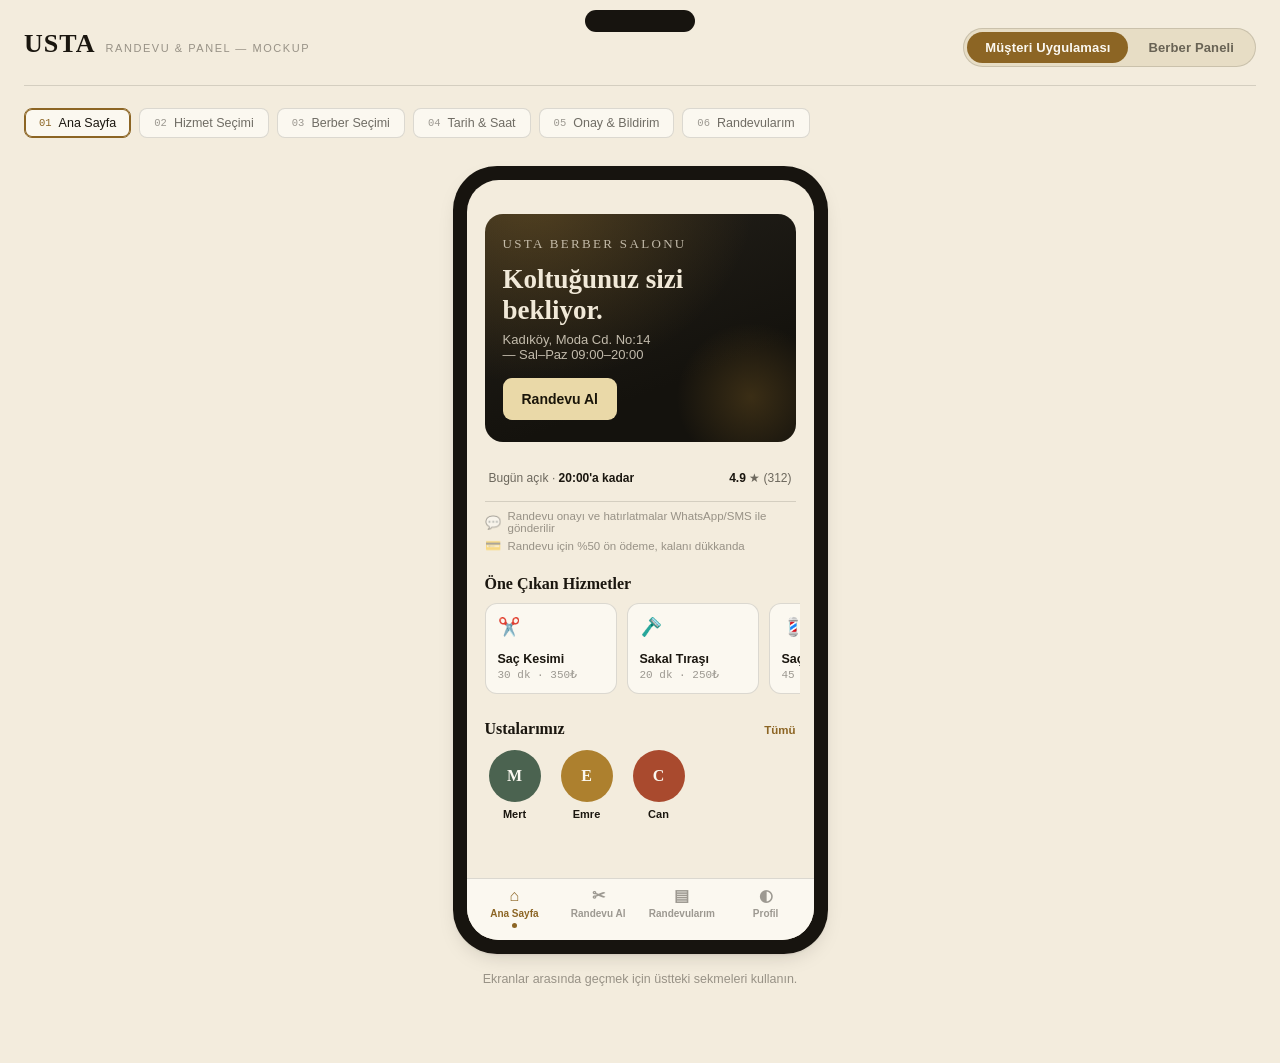
<file: public/index.html>
<!DOCTYPE html>
<html lang="tr">
<head>
<meta charset="UTF-8">
<meta name="viewport" content="width=device-width, initial-scale=1.0">
<title>USTA — Randevu &amp; Panel Mockup</title>
<style>
  /* ---------- Tokens ---------- */
  :root{
    --ink:#17140F;
    --ink-soft:#2A251C;
    --paper:#F3ECDD;
    --paper-soft:#E7DDC5;
    --brass:#AD802E;
    --brass-strong:#7E5C1E;
    --moss:#4B6350;
    --moss-strong:#374A3C;
    --rust:#A94A2E;

    --bg:#F3ECDD;
    --surface:#FBF8F0;
    --surface-2:#E7DDC5;
    --text:#1A160F;
    --text-muted:rgba(26,22,15,.62);
    --text-faint:rgba(26,22,15,.42);
    --border:rgba(26,22,15,.14);
    --border-strong:rgba(26,22,15,.26);
    --accent:#8C6524;
    --accent-ink:#FBF8F0;
    --shadow: 0 1px 2px rgba(26,22,15,.06), 0 8px 24px -12px rgba(26,22,15,.28);
    --wa-bg:#DCF8C6;
    --wa-text:#1A1509;

    --font-display: "Iowan Old Style","Palatino Linotype",Palatino,"Book Antiqua",Georgia,serif;
    --font-body: -apple-system,BlinkMacSystemFont,"Segoe UI","Helvetica Neue",Arial,sans-serif;
    --font-mono: ui-monospace,"Cascadia Mono","SF Mono",Consolas,"Liberation Mono",monospace;
  }
  @media (prefers-color-scheme: dark){
    :root{
      --bg:#15120D;
      --surface:#211D16;
      --surface-2:#2A251C;
      --text:#F1E9D8;
      --text-muted:rgba(241,233,216,.64);
      --text-faint:rgba(241,233,216,.42);
      --border:rgba(241,233,216,.14);
      --border-strong:rgba(241,233,216,.24);
      --accent:#CDA34F;
      --accent-ink:#1A1509;
      --shadow: 0 1px 2px rgba(0,0,0,.4), 0 12px 28px -14px rgba(0,0,0,.7);
      --wa-bg:#065143;
      --wa-text:#E9EDEF;
    }
  }
  :root[data-theme="dark"]{
    --bg:#15120D; --surface:#211D16; --surface-2:#2A251C;
    --text:#F1E9D8; --text-muted:rgba(241,233,216,.64); --text-faint:rgba(241,233,216,.42);
    --border:rgba(241,233,216,.14); --border-strong:rgba(241,233,216,.24);
    --accent:#CDA34F; --accent-ink:#1A1509;
    --shadow: 0 1px 2px rgba(0,0,0,.4), 0 12px 28px -14px rgba(0,0,0,.7);
    --wa-bg:#065143; --wa-text:#E9EDEF;
  }
  :root[data-theme="light"]{
    --bg:#F3ECDD; --surface:#FBF8F0; --surface-2:#E7DDC5;
    --text:#1A160F; --text-muted:rgba(26,22,15,.62); --text-faint:rgba(26,22,15,.42);
    --border:rgba(26,22,15,.14); --border-strong:rgba(26,22,15,.26);
    --accent:#8C6524; --accent-ink:#FBF8F0;
    --shadow: 0 1px 2px rgba(26,22,15,.06), 0 8px 24px -12px rgba(26,22,15,.28);
    --wa-bg:#DCF8C6; --wa-text:#1A1509;
  }

  *{box-sizing:border-box;}
  html,body{margin:0;padding:0;}
  body{
    background:var(--bg);
    color:var(--text);
    font-family:var(--font-body);
    -webkit-font-smoothing:antialiased;
    min-height:100vh;
  }
  ::selection{ background:var(--accent); color:var(--accent-ink); }
  :focus-visible{ outline:2px solid var(--accent); outline-offset:2px; border-radius:4px; }
  button{ font-family:inherit; }
  @media (prefers-reduced-motion: reduce){
    *{ animation-duration:.001ms !important; transition-duration:.001ms !important; }
  }

  .tabular{ font-variant-numeric:tabular-nums; }

  /* ---------- Outer chrome (prototype shell, deliberately distinct from in-app UI) ---------- */
  .shell{
    max-width:1280px;
    margin:0 auto;
    padding:28px 24px 64px;
  }
  .masthead{
    display:flex;
    align-items:baseline;
    justify-content:space-between;
    gap:24px;
    flex-wrap:wrap;
    padding-bottom:18px;
    margin-bottom:22px;
    border-bottom:1px solid var(--border);
  }
  .brandmark{
    display:flex;
    align-items:baseline;
    gap:10px;
  }
  .brandmark .mark{
    font-family:var(--font-display);
    font-size:26px;
    font-weight:600;
    letter-spacing:.04em;
  }
  .brandmark .sub{
    font-size:11px;
    text-transform:uppercase;
    letter-spacing:.14em;
    color:var(--text-faint);
  }
  .modeswitch{
    display:inline-flex;
    background:var(--surface-2);
    border:1px solid var(--border);
    border-radius:999px;
    padding:3px;
    gap:2px;
  }
  .modeswitch button{
    border:none;
    background:transparent;
    color:var(--text-muted);
    padding:8px 18px;
    border-radius:999px;
    font-size:13px;
    font-weight:600;
    letter-spacing:.01em;
    cursor:pointer;
  }
  .modeswitch button.active{
    background:var(--accent);
    color:var(--accent-ink);
  }

  .screenpills{
    display:flex;
    flex-wrap:wrap;
    gap:8px;
    margin-bottom:28px;
  }
  .screenpills button{
    border:1px solid var(--border);
    background:var(--surface);
    color:var(--text-muted);
    padding:7px 14px;
    border-radius:8px;
    font-size:12.5px;
    cursor:pointer;
    display:flex;
    align-items:center;
    gap:7px;
  }
  .screenpills button .n{
    font-family:var(--font-mono);
    font-size:10.5px;
    color:var(--text-faint);
  }
  .screenpills button.active{
    border-color:var(--accent);
    color:var(--text);
    background:var(--surface);
    box-shadow: inset 0 0 0 1px var(--accent);
  }
  .screenpills button.active .n{ color:var(--accent); }

  .stage{
    display:flex;
    justify-content:center;
  }
  .caption{
    text-align:center;
    margin-top:18px;
    font-size:12.5px;
    color:var(--text-faint);
  }

  /* ---------- Shared UI atoms used inside the frames ---------- */
  .btn{
    display:inline-flex;
    align-items:center;
    justify-content:center;
    gap:8px;
    border-radius:9px;
    border:1px solid transparent;
    font-size:14px;
    font-weight:600;
    padding:12px 18px;
    cursor:pointer;
  }
  .btn-primary{ background:var(--accent); color:var(--accent-ink); }
  .btn-ghost{ background:transparent; color:var(--text); border-color:var(--border-strong); }
  .btn-sm{ padding:8px 12px; font-size:12.5px; border-radius:7px; }

  .pill{
    display:inline-flex;
    align-items:center;
    gap:6px;
    font-size:11.5px;
    font-weight:600;
    letter-spacing:.02em;
    padding:3px 9px;
    border-radius:999px;
  }
  .pill::before{ content:""; width:6px; height:6px; border-radius:50%; background:currentColor; }
  .pill.confirmed{ background:rgba(75,99,80,.14); color:var(--moss); }
  .pill.pending{ background:rgba(173,128,46,.16); color:var(--brass); }
  .pill.cancelled{ background:rgba(169,74,46,.14); color:var(--rust); }
  .pill.done{ background:var(--surface-2); color:var(--text-muted); }

  .avatar{
    display:inline-flex;
    align-items:center;
    justify-content:center;
    border-radius:50%;
    font-family:var(--font-display);
    font-weight:600;
    color:var(--accent-ink);
    flex-shrink:0;
  }

  /* ================= PHONE FRAME ================= */
  .phone{
    width:375px;
    background:var(--ink);
    border-radius:44px;
    padding:14px;
    box-shadow:var(--shadow);
  }
  .phone-screen{
    background:var(--bg);
    border-radius:32px;
    height:760px;
    display:flex;
    flex-direction:column;
    overflow:hidden;
    position:relative;
  }
  .phone-notch{
    position:absolute;
    top:10px; left:50%; transform:translateX(-50%);
    width:110px; height:22px;
    background:var(--ink);
    border-radius:12px;
    z-index:5;
  }
  .phone-body{
    flex:1;
    overflow-y:auto;
    padding:34px 18px 14px;
  }
  .phone-body::-webkit-scrollbar{ width:0; }
  .phone-tabbar{
    display:grid;
    grid-template-columns:repeat(4,1fr);
    border-top:1px solid var(--border);
    background:var(--surface);
    padding:9px 6px 12px;
  }
  .phone-tabbar .tab{
    display:flex; flex-direction:column; align-items:center; gap:4px;
    font-size:10px; color:var(--text-faint); font-weight:600;
  }
  .phone-tabbar .tab .dot{ width:5px;height:5px;border-radius:50%; background:transparent; }
  .phone-tabbar .tab.on{ color:var(--accent); }
  .phone-tabbar .tab.on .dot{ background:var(--accent); }
  .phone-tabbar .glyph{ font-size:16px; line-height:1; }

  .screen{ display:none; }
  .screen.on{ display:block; }

  .h-eyebrow{
    font-size:11px; text-transform:uppercase; letter-spacing:.12em;
    color:var(--text-faint); font-weight:700; margin:0 0 4px;
  }
  .h1{ font-family:var(--font-display); font-size:24px; line-height:1.15; margin:0 0 4px; text-wrap:balance; }
  .h2{ font-family:var(--font-display); font-size:19px; margin:0 0 2px; text-wrap:balance; }
  .p-muted{ color:var(--text-muted); font-size:13.5px; line-height:1.5; margin:0; }

  /* Home screen */
  .hero{
    border-radius:18px;
    padding:22px 18px;
    background:
      radial-gradient(120% 140% at 15% -10%, rgba(173,128,46,.35), transparent 60%),
      linear-gradient(160deg, #23201A, #14120D 70%);
    color:#F1E9D8;
    margin-bottom:18px;
    position:relative;
    overflow:hidden;
  }
  .hero::after{
    content:"";
    position:absolute; right:-30px; bottom:-30px;
    width:150px; height:150px; border-radius:50%;
    background:radial-gradient(circle, rgba(173,128,46,.25), transparent 70%);
  }
  .hero .mark{ font-family:var(--font-display); font-size:13px; letter-spacing:.18em; text-transform:uppercase; opacity:.75; margin-bottom:12px; }
  .hero h1{ font-family:var(--font-display); font-size:27px; margin:0 0 6px; text-wrap:balance; }
  .hero p{ font-size:13px; opacity:.78; margin:0 0 16px; max-width:22ch; }
  .hero .btn-primary{ background:#EAD9A8; color:#1A1509; }

  .infobar{
    display:flex; justify-content:space-between; gap:10px;
    font-size:12px; color:var(--text-muted);
    padding:11px 4px 16px; border-bottom:1px solid var(--border); margin-bottom:16px;
  }
  .infobar b{ color:var(--text); font-weight:600; }

  .hscroll{ display:flex; gap:10px; overflow-x:auto; margin:0 -4px 4px; padding:0 4px 4px; }
  .hscroll::-webkit-scrollbar{ height:0; }
  .svc-chip{
    flex:0 0 auto; width:132px;
    border:1px solid var(--border); border-radius:12px; background:var(--surface);
    padding:12px;
  }
  .svc-chip .icon{ font-size:18px; margin-bottom:14px; }
  .svc-chip .name{ font-size:12.5px; font-weight:700; margin-bottom:2px; }
  .svc-chip .meta{ font-family:var(--font-mono); font-size:11px; color:var(--text-faint); }

  .barberrow{ display:flex; gap:12px; overflow-x:auto; margin:10px -4px 0; padding:2px 4px 4px; }
  .barberrow::-webkit-scrollbar{ height:0; }
  .barber-mini{ flex:0 0 auto; text-align:center; width:60px; }
  .barber-mini .avatar{ width:52px; height:52px; font-size:16px; margin:0 auto 6px; }
  .barber-mini .name{ font-size:11px; font-weight:600; }

  .section-title{ display:flex; align-items:baseline; justify-content:space-between; margin:22px 0 10px; }
  .section-title h2{ font-family:var(--font-display); font-size:16px; margin:0; }
  .section-title a{ font-size:11.5px; color:var(--accent); font-weight:700; text-decoration:none; }

  /* Service selection */
  .cat-label{ font-size:11px; text-transform:uppercase; letter-spacing:.1em; color:var(--text-faint); font-weight:700; margin:18px 0 8px; }
  .cat-label:first-of-type{ margin-top:6px; }
  .svc-row{
    display:flex; align-items:center; gap:12px;
    padding:13px 4px; border-bottom:1px solid var(--border);
    cursor:pointer;
  }
  .svc-row .radio{
    width:20px; height:20px; border-radius:50%; border:2px solid var(--border-strong); flex-shrink:0;
  }
  .svc-row.sel .radio{ border-color:var(--accent); background:radial-gradient(circle, var(--accent) 0 40%, transparent 42%); }
  .svc-row .body{ flex:1; min-width:0; }
  .svc-row .name{ font-size:14px; font-weight:600; }
  .svc-row .dur{ font-size:12px; color:var(--text-faint); font-family:var(--font-mono); }
  .svc-row .price{ font-family:var(--font-mono); font-weight:700; font-size:14px; white-space:nowrap; }
  .svc-row.sel{ background:linear-gradient(90deg, rgba(173,128,46,.08), transparent); }

  .stickybar{
    position:sticky; bottom:0; background:var(--bg);
    padding-top:12px; margin-top:6px;
    display:flex; align-items:center; justify-content:space-between; gap:12px;
    border-top:1px solid var(--border);
  }
  .stickybar .sum{ font-size:12px; color:var(--text-muted); }
  .stickybar .sum b{ display:block; font-family:var(--font-mono); font-size:16px; color:var(--text); }
  .stickybar .btn-primary{ flex-shrink:0; }

  /* Barber selection */
  .barber-card{
    display:flex; gap:12px; align-items:center;
    border:1px solid var(--border); border-radius:14px; padding:12px;
    margin-bottom:10px; cursor:pointer;
  }
  .barber-card.sel{ border-color:var(--accent); box-shadow:inset 0 0 0 1px var(--accent); }
  .barber-card .avatar{ width:48px; height:48px; font-size:15px; }
  .barber-card .name{ font-size:14.5px; font-weight:700; }
  .barber-card .tag{ font-size:11.5px; color:var(--text-muted); }
  .barber-card .next{ margin-left:auto; text-align:right; font-size:11px; color:var(--text-faint); }
  .barber-card .next b{ display:block; font-family:var(--font-mono); color:var(--moss); font-size:12.5px; }
  .barber-card.any{ background:var(--surface-2); border-style:dashed; }

  /* Date / time */
  .datestrip{ display:flex; gap:8px; overflow-x:auto; margin:4px -4px 20px; padding:2px 4px; }
  .datestrip::-webkit-scrollbar{ height:0; }
  .datecell{
    flex:0 0 auto; width:52px; padding:9px 0; border-radius:12px;
    border:1px solid var(--border); text-align:center; cursor:pointer;
  }
  .datecell .d{ font-size:10.5px; color:var(--text-faint); text-transform:uppercase; }
  .datecell .n{ font-family:var(--font-mono); font-weight:700; font-size:16px; }
  .datecell.sel{ background:var(--ink); border-color:var(--ink); color:#F1E9D8; }
  .datecell.sel .d{ color:rgba(241,233,216,.6); }

  .timegrid{ display:grid; grid-template-columns:repeat(3,1fr); gap:8px; }
  .timeslot{
    text-align:center; padding:10px 0; border-radius:9px; border:1px solid var(--border);
    font-family:var(--font-mono); font-size:13px; font-weight:600; cursor:pointer;
  }
  .timeslot.sel{ background:var(--accent); border-color:var(--accent); color:var(--accent-ink); }
  .timeslot.full{ color:var(--text-faint); border-style:dashed; text-decoration:line-through; cursor:not-allowed; }

  /* Confirm */
  .summary-card{
    border:1px solid var(--border); border-radius:16px; padding:16px; background:var(--surface);
  }
  .summary-line{ display:flex; justify-content:space-between; gap:10px; padding:9px 0; border-bottom:1px solid var(--border); font-size:13.5px; }
  .summary-line:last-child{ border-bottom:none; }
  .summary-line .k{ color:var(--text-muted); }
  .summary-line .v{ font-weight:600; text-align:right; }
  .total-line{ display:flex; justify-content:space-between; padding-top:12px; margin-top:4px; border-top:1px dashed var(--border-strong); font-size:15px; }
  .total-line .v{ font-family:var(--font-mono); font-weight:700; }

  .trustline{
    display:flex; align-items:center; gap:7px;
    font-size:11.5px; color:var(--text-faint);
    margin:-8px 0 18px;
  }
  .trustline .g{ font-size:13px; }

  .deposit-note{
    display:flex; gap:10px; align-items:flex-start;
    background:rgba(173,128,46,.1); border:1px solid rgba(173,128,46,.3);
    border-radius:12px; padding:12px; margin:14px 0; font-size:12.5px; color:var(--text);
  }
  .deposit-note .g{ font-size:16px; }

  .paymethod{
    display:flex; align-items:center; gap:10px;
    border:1px solid var(--border-strong); border-radius:12px; padding:12px; margin-bottom:6px;
  }
  .paymethod .card-ico{
    width:34px; height:24px; border-radius:5px; background:linear-gradient(135deg,#2A251C,#4A4030);
    color:#F1E9D8; font-size:9px; display:flex; align-items:center; justify-content:center; font-weight:700;
  }

  .channel-toggle{ display:flex; gap:8px; margin:10px 0 16px; }
  .ch-opt{
    flex:1; display:flex; align-items:center; justify-content:center; gap:7px;
    padding:10px; border-radius:10px; border:1px solid var(--border-strong);
    background:var(--surface); font-size:13px; font-weight:600; color:var(--text-muted);
    cursor:pointer;
  }
  .ch-opt .ico{ font-size:14px; }
  .ch-opt.sel{ border-color:#3FA746; background:rgba(63,167,70,.12); color:#2F7D37; }
  .ch-opt[data-ch="sms"].sel{ border-color:var(--accent); background:rgba(173,128,46,.14); color:var(--brass-strong); }

  .msg-preview{
    border:1px solid var(--border); border-radius:14px; padding:14px;
    margin-bottom:16px; background:var(--surface);
  }
  .msg-preview-head{ display:flex; align-items:center; gap:8px; font-size:12.5px; font-weight:700; margin-bottom:11px; color:var(--text-muted); }
  .msg-preview-head .dot-ico{
    width:20px; height:20px; border-radius:50%; flex-shrink:0;
    display:flex; align-items:center; justify-content:center; font-size:11px;
    background:#3FA746; color:#fff;
  }
  .chat-bubble{
    background:var(--wa-bg); color:var(--wa-text);
    border-radius:13px 13px 13px 3px; padding:10px 12px;
    font-size:12.5px; line-height:1.55; max-width:90%;
  }
  .chat-bubble p{ margin:0 0 8px; }
  .chat-bubble .ts{ display:block; text-align:right; font-size:10px; color:var(--wa-text); opacity:.55; }
  .chat-bubble .ts .check{ color:#53BDEB; opacity:1; margin-left:3px; }
  .chat-bubble.sms{ background:var(--surface-2); color:var(--text); border-radius:13px; }
  .preview-hint{ font-size:11px; color:var(--text-faint); line-height:1.5; margin:11px 0 0; }
  .fineprint{ font-size:11px; color:var(--text-faint); line-height:1.5; margin-top:14px; }

  .toast{
    position:absolute; left:16px; right:16px; bottom:88px;
    background:var(--ink); color:#F1E9D8;
    padding:12px 14px; border-radius:12px; font-size:12.5px; font-weight:600;
    display:flex; align-items:center; gap:9px; box-shadow:var(--shadow);
    opacity:0; transform:translateY(8px); pointer-events:none;
    transition:opacity .25s ease, transform .25s ease; z-index:20;
  }
  .toast.show{ opacity:1; transform:translateY(0); }

  /* Appointments list */
  .segmented{ display:flex; background:var(--surface-2); border-radius:9px; padding:3px; margin-bottom:16px; }
  .segmented button{ flex:1; border:none; background:transparent; padding:8px; border-radius:7px; font-size:12.5px; font-weight:600; color:var(--text-muted); cursor:pointer; }
  .segmented button.active{ background:var(--surface); color:var(--text); box-shadow:var(--shadow); }

  .appt-card{ border:1px solid var(--border); border-radius:14px; padding:13px; margin-bottom:10px; }
  .appt-card .top{ display:flex; justify-content:space-between; align-items:flex-start; margin-bottom:8px; }
  .appt-card .svc{ font-weight:700; font-size:14px; }
  .appt-card .meta{ font-size:12px; color:var(--text-muted); margin-top:2px; }
  .appt-card .row-actions{ display:flex; gap:8px; margin-top:10px; }

  /* ================= DESKTOP FRAME ================= */
  .desktop{
    width:960px;
    border-radius:14px;
    overflow:hidden;
    box-shadow:var(--shadow);
    border:1px solid var(--border);
  }
  .desktop-chrome{
    background:var(--ink-soft);
    padding:10px 14px;
    display:flex; align-items:center; gap:8px;
  }
  .desktop-chrome .dot{ width:10px; height:10px; border-radius:50%; }
  .desktop-chrome .url{
    margin-left:12px; background:rgba(241,233,216,.08); color:rgba(241,233,216,.55);
    font-size:11.5px; padding:5px 12px; border-radius:6px; font-family:var(--font-mono);
  }
  .desktop-app{ display:flex; height:640px; background:var(--bg); }

  .app-sidebar{
    width:196px; flex-shrink:0;
    background:var(--surface); border-right:1px solid var(--border);
    padding:18px 12px; display:flex; flex-direction:column;
  }
  .app-sidebar .brand{ font-family:var(--font-display); font-size:19px; padding:0 8px 18px; }
  .app-sidebar nav{ display:flex; flex-direction:column; gap:2px; flex:1; }
  .app-sidebar nav a{
    display:flex; align-items:center; gap:10px;
    padding:9px 10px; border-radius:8px; font-size:13px; font-weight:600;
    color:var(--text-muted); text-decoration:none;
  }
  .app-sidebar nav a .g{ font-size:15px; width:18px; text-align:center; }
  .app-sidebar nav a.on{ background:var(--surface-2); color:var(--text); }
  .app-sidebar .who{ display:flex; align-items:center; gap:9px; padding:10px 8px 0; border-top:1px solid var(--border); margin-top:10px; }
  .app-sidebar .who .avatar{ width:30px;height:30px;font-size:12px; }
  .app-sidebar .who .name{ font-size:12.5px; font-weight:700; }
  .app-sidebar .who .role{ font-size:10.5px; color:var(--text-faint); }

  .app-main{ flex:1; min-width:0; display:flex; flex-direction:column; }
  .app-header{
    display:flex; align-items:center; justify-content:space-between;
    padding:16px 22px; border-bottom:1px solid var(--border); flex-shrink:0;
  }
  .app-header h1{ font-family:var(--font-display); font-size:19px; margin:0; }
  .app-content{ flex:1; overflow-y:auto; padding:20px 22px 30px; }

  .dateNav{ display:flex; align-items:center; gap:10px; }
  .dateNav button{ border:1px solid var(--border-strong); background:var(--surface); width:28px; height:28px; border-radius:7px; cursor:pointer; color:var(--text); }
  .dateNav .range{ font-size:13px; font-weight:600; font-family:var(--font-mono); }
  .viewToggle{ display:inline-flex; background:var(--surface-2); border-radius:8px; padding:3px; margin-left:14px; }
  .viewToggle button{ border:none; background:transparent; padding:6px 12px; font-size:12px; font-weight:600; border-radius:6px; cursor:pointer; color:var(--text-muted); }
  .viewToggle button.active{ background:var(--surface); color:var(--text); }

  /* Calendar grid */
  .legend{ display:flex; gap:16px; margin-bottom:14px; font-size:12px; color:var(--text-muted); }
  .legend span{ display:flex; align-items:center; gap:6px; }
  .legend i{ width:8px; height:8px; border-radius:2px; display:inline-block; }

  .cal-wrap{ border:1px solid var(--border); border-radius:12px; overflow:hidden; }
  .cal-head{ display:grid; grid-template-columns:56px repeat(3,1fr); background:var(--surface); border-bottom:1px solid var(--border); }
  .cal-head .staffcol{ padding:10px 12px; border-left:1px solid var(--border); display:flex; align-items:center; gap:8px; }
  .cal-head .staffcol .avatar{ width:24px;height:24px;font-size:10px; }
  .cal-head .staffcol .name{ font-size:12.5px; font-weight:700; }

  .cal-body{ display:grid; grid-template-columns:56px repeat(3,1fr); position:relative; }
  .cal-gutter{ display:flex; flex-direction:column; }
  .cal-gutter .hr{ height:64px; text-align:right; padding-right:8px; font-size:10.5px; color:var(--text-faint); font-family:var(--font-mono); transform:translateY(-6px); }
  .cal-col{
    position:relative; border-left:1px solid var(--border);
    background-image:repeating-linear-gradient(to bottom, transparent 0, transparent 63px, var(--border) 63px, var(--border) 64px);
    height:640px;
  }
  .appt-block{
    position:absolute; left:5px; right:5px;
    border-radius:8px; padding:6px 8px; font-size:11px; overflow:hidden;
    border-left:3px solid;
  }
  .appt-block .t{ font-family:var(--font-mono); font-weight:700; font-size:10.5px; opacity:.8; }
  .appt-block .n{ font-weight:700; margin:1px 0; }
  .appt-block .s{ opacity:.75; }
  .appt-block.confirmed{ background:rgba(75,99,80,.14); border-color:var(--moss); color:var(--moss-strong); }
  .appt-block.pending{ background:rgba(173,128,46,.14); border-color:var(--brass); color:var(--brass-strong); }
  .appt-block.cancelled{ background:var(--surface-2); border-color:var(--text-faint); color:var(--text-faint); text-decoration:line-through; }

  /* Services table */
  .toolbar{ display:flex; justify-content:space-between; align-items:center; margin-bottom:14px; }
  .search{ border:1px solid var(--border-strong); border-radius:8px; padding:8px 12px; font-size:12.5px; color:var(--text-faint); background:var(--surface); width:220px; }

  .table{ width:100%; border-collapse:collapse; border:1px solid var(--border); border-radius:12px; overflow:hidden; }
  .table th{ text-align:left; font-size:11px; text-transform:uppercase; letter-spacing:.06em; color:var(--text-faint); background:var(--surface); padding:11px 14px; border-bottom:1px solid var(--border); font-weight:700; }
  .table td{ padding:12px 14px; border-bottom:1px solid var(--border); font-size:13px; }
  .table tr:last-child td{ border-bottom:none; }
  .table td.price, .table th.price{ font-family:var(--font-mono); }
  .switch{ width:32px; height:18px; border-radius:999px; background:var(--surface-2); position:relative; display:inline-block; }
  .switch.on{ background:var(--moss); }
  .switch::after{ content:""; position:absolute; top:2px; left:2px; width:14px; height:14px; border-radius:50%; background:var(--surface); transition:.15s; }
  .switch.on::after{ left:16px; background:#fff; }

  /* Staff cards */
  .staffgrid{ display:grid; grid-template-columns:repeat(3,1fr); gap:14px; }
  .staffcard{ border:1px solid var(--border); border-radius:14px; padding:16px; }
  .staffcard .avatar{ width:44px;height:44px;font-size:15px; margin-bottom:10px; }
  .staffcard .name{ font-weight:700; font-size:14.5px; }
  .staffcard .role{ font-size:11.5px; color:var(--text-faint); margin-bottom:10px; }
  .staffcard .days{ display:flex; gap:4px; margin-bottom:12px; }
  .staffcard .days span{ width:22px; height:22px; border-radius:6px; background:var(--surface-2); font-size:10px; display:flex; align-items:center; justify-content:center; color:var(--text-faint); font-weight:700; }
  .staffcard .days span.on{ background:var(--accent); color:var(--accent-ink); }

  /* Analytics */
  .stat-row{ display:grid; grid-template-columns:repeat(4,1fr); gap:14px; margin-bottom:20px; }
  .stat-tile{ border:1px solid var(--border); border-radius:14px; padding:15px; }
  .stat-tile .label{ font-size:11.5px; color:var(--text-faint); margin-bottom:8px; }
  .stat-tile .value{ font-family:var(--font-mono); font-size:24px; font-weight:700; }
  .stat-tile .delta{ font-size:11.5px; margin-top:5px; font-weight:600; }
  .stat-tile .delta.up{ color:var(--moss); }
  .stat-tile .delta.down{ color:var(--rust); }

  .panel-row{ display:grid; grid-template-columns:1.4fr 1fr; gap:14px; }
  .panel{ border:1px solid var(--border); border-radius:14px; padding:16px; }
  .panel h3{ font-family:var(--font-display); font-size:15px; margin:0 0 14px; }
  .bars{ display:flex; align-items:flex-end; gap:10px; height:150px; }
  .bars .bar{ flex:1; display:flex; flex-direction:column; align-items:center; justify-content:flex-end; gap:6px; }
  .bars .bar .fill{ width:100%; background:linear-gradient(180deg, var(--accent), var(--brass-strong)); border-radius:5px 5px 2px 2px; }
  .bars .bar .lbl{ font-size:10.5px; color:var(--text-faint); }
  .ranklist{ display:flex; flex-direction:column; gap:11px; }
  .ranklist .row{ display:flex; align-items:center; gap:10px; }
  .ranklist .row .rk{ font-family:var(--font-mono); font-size:11px; color:var(--text-faint); width:14px; }
  .ranklist .row .nm{ flex:1; font-size:12.5px; font-weight:600; }
  .ranklist .row .ct{ font-family:var(--font-mono); font-size:12px; color:var(--text-muted); }

  @media (max-width: 1040px){
    .stage{ overflow-x:auto; }
  }
</style>
</head>
<body>
<div class="shell">
  <div class="masthead">
    <div class="brandmark">
      <span class="mark">USTA</span>
      <span class="sub">Randevu &amp; Panel — Mockup</span>
    </div>
    <div class="modeswitch" id="modeSwitch">
      <button data-mode="customer" class="active">Müşteri Uygulaması</button>
      <button data-mode="dashboard">Berber Paneli</button>
    </div>
  </div>

  <div class="screenpills" id="customerPills">
    <button data-screen="c-home" class="active"><span class="n">01</span>Ana Sayfa</button>
    <button data-screen="c-service"><span class="n">02</span>Hizmet Seçimi</button>
    <button data-screen="c-barber"><span class="n">03</span>Berber Seçimi</button>
    <button data-screen="c-time"><span class="n">04</span>Tarih &amp; Saat</button>
    <button data-screen="c-confirm"><span class="n">05</span>Onay &amp; Bildirim</button>
    <button data-screen="c-appts"><span class="n">06</span>Randevularım</button>
  </div>
  <div class="screenpills" id="dashboardPills" style="display:none">
    <button data-screen="d-cal" class="active"><span class="n">01</span>Takvim</button>
    <button data-screen="d-svc"><span class="n">02</span>Hizmetler</button>
    <button data-screen="d-staff"><span class="n">03</span>Berberler</button>
    <button data-screen="d-analytics"><span class="n">04</span>Analitik</button>
  </div>

  <div class="stage">

    <!-- ============ CUSTOMER (PHONE) ============ -->
    <div id="customerFrame" class="phone">
      <div class="phone-notch"></div>
      <div class="phone-screen">
        <div class="phone-body">

          <!-- 01 Home -->
          <section class="screen on" id="c-home">
            <div class="hero">
              <div class="mark">Usta Berber Salonu</div>
              <h1>Koltuğunuz sizi<br>bekliyor.</h1>
              <p>Kadıköy, Moda Cd. No:14 — Sal–Paz 09:00–20:00</p>
              <button class="btn btn-primary">Randevu Al</button>
            </div>
            <div class="infobar">
              <span>Bugün açık · <b>20:00'a kadar</b></span>
              <span><b>4.9</b> ★ (312)</span>
            </div>
            <div class="trustline"><span class="g">💬</span>Randevu onayı ve hatırlatmalar WhatsApp/SMS ile gönderilir</div>
            <div class="trustline" style="margin-top:-14px"><span class="g">💳</span>Randevu için %50 ön ödeme, kalanı dükkanda</div>
            <div class="section-title"><h2>Öne Çıkan Hizmetler</h2></div>
            <div class="hscroll">
              <div class="svc-chip"><div class="icon">✂️</div><div class="name">Saç Kesimi</div><div class="meta">30 dk · 350₺</div></div>
              <div class="svc-chip"><div class="icon">🪒</div><div class="name">Sakal Tıraşı</div><div class="meta">20 dk · 250₺</div></div>
              <div class="svc-chip"><div class="icon">💈</div><div class="name">Saç + Sakal</div><div class="meta">45 dk · 500₺</div></div>
            </div>
            <div class="section-title"><h2>Ustalarımız</h2><a href="#">Tümü</a></div>
            <div class="barberrow">
              <div class="barber-mini"><div class="avatar" style="background:var(--moss)">M</div><div class="name">Mert</div></div>
              <div class="barber-mini"><div class="avatar" style="background:var(--brass)">E</div><div class="name">Emre</div></div>
              <div class="barber-mini"><div class="avatar" style="background:var(--rust)">C</div><div class="name">Can</div></div>
            </div>
          </section>

          <!-- 02 Service selection -->
          <section class="screen" id="c-service">
            <div class="h-eyebrow">Adım 1 / 4</div>
            <h1 class="h1">Hizmet seçin</h1>
            <p class="p-muted">Birden fazla hizmet birlikte alınabilir.</p>

            <div class="cat-label">Saç</div>
            <div class="svc-row sel"><div class="radio"></div><div class="body"><div class="name">Saç Kesimi</div><div class="dur">30 dk</div></div><div class="price">350₺</div></div>
            <div class="svc-row"><div class="radio"></div><div class="body"><div class="name">Çocuk Kesimi</div><div class="dur">25 dk</div></div><div class="price">300₺</div></div>
            <div class="svc-row"><div class="radio"></div><div class="body"><div class="name">Saç Yıkama &amp; Fön</div><div class="dur">15 dk</div></div><div class="price">250₺</div></div>
            <div class="cat-label">Sakal</div>
            <div class="svc-row"><div class="radio"></div><div class="body"><div class="name">Sakal Tıraşı</div><div class="dur">20 dk</div></div><div class="price">250₺</div></div>
            <div class="svc-row"><div class="radio"></div><div class="body"><div class="name">Ustura Sakal</div><div class="dur">30 dk</div></div><div class="price">300₺</div></div>
            <div class="cat-label">Paketler</div>
            <div class="svc-row"><div class="radio"></div><div class="body"><div class="name">Saç + Sakal</div><div class="dur">45 dk</div></div><div class="price">500₺</div></div>
            <div class="svc-row"><div class="radio"></div><div class="body"><div class="name">Damat Tıraşı</div><div class="dur">60 dk</div></div><div class="price">3.000₺</div></div>

            <div class="stickybar">
              <div class="sum">1 hizmet seçildi<b>350₺ · 30 dk</b></div>
              <button class="btn btn-primary">Devam Et</button>
            </div>
          </section>

          <!-- 03 Barber selection -->
          <section class="screen" id="c-barber">
            <div class="h-eyebrow">Adım 2 / 4</div>
            <h1 class="h1">Ustanızı seçin</h1>
            <p class="p-muted" style="margin-bottom:16px">Saç Kesimi için müsait ustalar.</p>

            <div class="barber-card any sel">
              <div class="avatar" style="background:var(--ink); color:#F1E9D8">?</div>
              <div><div class="name">Farketmez</div><div class="tag">İlk müsait usta</div></div>
              <div class="next"><span>Bugün</span><b>14:30</b></div>
            </div>
            <div class="barber-card">
              <div class="avatar" style="background:var(--moss)">M</div>
              <div><div class="name">Mert Usta</div><div class="tag">Klasik kesim, sakal şekillendirme</div></div>
              <div class="next"><span>Bugün</span><b>15:00</b></div>
            </div>
            <div class="barber-card">
              <div class="avatar" style="background:var(--brass)">E</div>
              <div><div class="name">Emre Usta</div><div class="tag">Fade, çocuk kesimi</div></div>
              <div class="next"><span>Yarın</span><b>10:00</b></div>
            </div>
            <div class="barber-card">
              <div class="avatar" style="background:var(--rust)">C</div>
              <div><div class="name">Can Usta</div><div class="tag">Ustura sakal</div></div>
              <div class="next"><span>Bugün</span><b>17:45</b></div>
            </div>

            <div class="stickybar" style="border-top:none">
              <div></div>
              <button class="btn btn-primary" style="width:100%">Devam Et</button>
            </div>
          </section>

          <!-- 04 Date/time -->
          <section class="screen" id="c-time">
            <div class="h-eyebrow">Adım 3 / 4</div>
            <h1 class="h1">Tarih ve saat</h1>
            <p class="p-muted" style="margin-bottom:14px">Mert Usta · Saç Kesimi (30 dk)</p>

            <div class="datestrip">
              <div class="datecell"><div class="d">Sal</div><div class="n">21</div></div>
              <div class="datecell sel"><div class="d">Çar</div><div class="n">22</div></div>
              <div class="datecell"><div class="d">Per</div><div class="n">23</div></div>
              <div class="datecell"><div class="d">Cum</div><div class="n">24</div></div>
              <div class="datecell"><div class="d">Cmt</div><div class="n">25</div></div>
              <div class="datecell"><div class="d">Paz</div><div class="n">26</div></div>
            </div>

            <div class="cat-label" style="margin-top:0">Müsait Saatler</div>
            <div class="timegrid">
              <div class="timeslot">10:00</div>
              <div class="timeslot full">10:30</div>
              <div class="timeslot">11:00</div>
              <div class="timeslot">13:30</div>
              <div class="timeslot sel">14:30</div>
              <div class="timeslot">15:00</div>
              <div class="timeslot full">15:30</div>
              <div class="timeslot">16:00</div>
              <div class="timeslot">17:45</div>
            </div>

            <div class="stickybar">
              <div class="sum">Seçilen<b>22 Tem · 14:30</b></div>
              <button class="btn btn-primary">Devam Et</button>
            </div>
          </section>

          <!-- 05 Confirm -->
          <section class="screen" id="c-confirm">
            <div class="h-eyebrow">Adım 4 / 4</div>
            <h1 class="h1">Randevu özeti</h1>

            <div class="summary-card" style="margin:14px 0">
              <div class="summary-line"><span class="k">Hizmet</span><span class="v">Saç Kesimi</span></div>
              <div class="summary-line"><span class="k">Usta</span><span class="v">Mert Usta</span></div>
              <div class="summary-line"><span class="k">Tarih</span><span class="v">22 Temmuz, Çarşamba</span></div>
              <div class="summary-line"><span class="k">Saat</span><span class="v tabular">14:30 – 15:00</span></div>
              <div class="summary-line"><span class="k">Şimdi (%50 ön ödeme)</span><span class="v">175₺</span></div>
              <div class="summary-line"><span class="k">Dükkanda ödenecek</span><span class="v">175₺</span></div>
              <div class="total-line"><span>Toplam</span><span class="v">350₺</span></div>
            </div>

            <div class="deposit-note">
              <span class="g">💳</span>
              <span>Randevunuzu garanti altına almak için <b>175₺ (%50) ön ödeme</b> alınır. Kalan <b>175₺</b> hizmet sonunda dükkanda ödenir.</span>
            </div>

            <div class="paymethod">
              <div class="card-ico">VISA</div>
              <div style="flex:1"><div style="font-size:13px;font-weight:600">•••• 4242</div><div style="font-size:11px;color:var(--text-faint)">Kayıtlı kart</div></div>
              <span style="font-size:12px;color:var(--accent);font-weight:700">Değiştir</span>
            </div>

            <div class="cat-label" style="margin-top:18px">Onay &amp; hatırlatma nereden gönderilsin?</div>
            <div class="channel-toggle" id="channelToggle">
              <button class="ch-opt sel" data-ch="wa" type="button"><span class="ico">💬</span>WhatsApp</button>
              <button class="ch-opt" data-ch="sms" type="button"><span class="ico">✉️</span>SMS</button>
            </div>

            <div class="msg-preview">
              <div class="msg-preview-head"><span class="dot-ico wa" id="previewIcon">💬</span><span id="previewHeadLabel">USTA Berber Salonu</span></div>
              <div class="chat-bubble wa" id="previewBubble">
                <p>✅ Randevunuz onaylandı! 175₺ ön ödemeniz alındı.<br><b>22 Temmuz Çarşamba, 14:30</b><br>Mert Usta · Saç Kesimi (350₺, kalan 175₺ dükkanda)<br>📍 Kadıköy, Moda Cd. No:14</p>
                <span class="ts">14:02 <span class="check">✓✓</span></span>
              </div>
              <p class="preview-hint">Randevudan 24 saat ve 2 saat önce otomatik hatırlatma da aynı kanaldan gönderilir.</p>
            </div>

            <button class="btn btn-primary" style="width:100%" id="confirmBtn" type="button">175₺ Öde ve Onayla</button>
            <p class="fineprint">Randevu saatinden 6 saat öncesine kadar ücretsiz iptal edebilirsiniz. Daha geç iptallerde ön ödeme iade edilmez.</p>
          </section>

          <!-- 06 My appointments -->
          <section class="screen" id="c-appts">
            <h1 class="h1">Randevularım</h1>
            <div class="segmented" style="margin-top:14px">
              <button class="active">Yaklaşan</button>
              <button>Geçmiş</button>
            </div>

            <div class="appt-card">
              <div class="top"><div><div class="svc">Saç Kesimi</div><div class="meta">Mert Usta · 22 Tem, 14:30 · 350₺</div></div><span class="pill confirmed">Onaylandı</span></div>
              <div class="row-actions"><button class="btn btn-ghost btn-sm" style="flex:1">Yeniden Planla</button><button class="btn btn-ghost btn-sm" style="flex:1">İptal Et</button></div>
            </div>
            <div class="appt-card">
              <div class="top"><div><div class="svc">Saç + Sakal</div><div class="meta">Can Usta · 2 Ağu, 11:00 · 500₺</div></div><span class="pill pending">Onay Bekliyor</span></div>
              <div class="row-actions"><button class="btn btn-ghost btn-sm" style="flex:1">İptal Et</button></div>
            </div>
            <div class="appt-card" style="opacity:.7">
              <div class="top"><div><div class="svc">Sakal Tıraşı</div><div class="meta">Emre Usta · 30 Haz, 16:00 · 250₺</div></div><span class="pill done">Tamamlandı</span></div>
              <div class="row-actions"><button class="btn btn-ghost btn-sm" style="flex:1">Tekrar Randevu Al</button></div>
            </div>
          </section>

        </div>
        <div class="toast" id="apptToast"><span>✅</span><span id="toastMsg">175₺ ön ödeme alındı — WhatsApp'tan onay gönderildi.</span></div>
        <div class="phone-tabbar">
          <div class="tab on"><span class="glyph">⌂</span>Ana Sayfa<span class="dot"></span></div>
          <div class="tab"><span class="glyph">✂</span>Randevu Al<span class="dot"></span></div>
          <div class="tab"><span class="glyph">▤</span>Randevularım<span class="dot"></span></div>
          <div class="tab"><span class="glyph">◐</span>Profil<span class="dot"></span></div>
        </div>
      </div>
    </div>

    <!-- ============ DASHBOARD (DESKTOP) ============ -->
    <div id="dashboardFrame" class="desktop" style="display:none">
      <div class="desktop-chrome">
        <span class="dot" style="background:#E0665A"></span>
        <span class="dot" style="background:#E4B252"></span>
        <span class="dot" style="background:#5FA773"></span>
        <span class="url">panel.ustaberber.com</span>
      </div>
      <div class="desktop-app">
        <aside class="app-sidebar">
          <div class="brand">USTA</div>
          <nav>
            <a class="on"><span class="g">▦</span>Takvim</a>
            <a><span class="g">✂</span>Hizmetler</a>
            <a><span class="g">◐</span>Berberler</a>
            <a><span class="g">☰</span>Müşteriler</a>
            <a><span class="g">◈</span>Analitik</a>
            <a><span class="g">⚙</span>Ayarlar</a>
          </nav>
          <div class="who">
            <div class="avatar" style="background:var(--accent);width:30px;height:30px;font-size:12px">M</div>
            <div><div class="name">Mert Usta</div><div class="role">İşletme Sahibi</div></div>
          </div>
        </aside>

        <main class="app-main">
          <!-- 01 Calendar -->
          <section class="screen on" id="d-cal">
            <div class="app-header">
              <div class="dateNav">
                <h1>21–27 Temmuz</h1>
                <button>‹</button><button>›</button>
                <div class="viewToggle"><button class="active">Hafta</button><button>Gün</button></div>
              </div>
              <button class="btn btn-primary btn-sm">+ Yeni Randevu</button>
            </div>
            <div class="app-content">
              <div class="legend">
                <span><i style="background:var(--moss)"></i>Onaylandı</span>
                <span><i style="background:var(--brass)"></i>Onay Bekliyor</span>
                <span><i style="background:var(--text-faint)"></i>İptal</span>
              </div>
              <div class="cal-wrap">
                <div class="cal-head">
                  <div></div>
                  <div class="staffcol"><div class="avatar" style="background:var(--moss);width:24px;height:24px;font-size:10px">M</div><div class="name">Mert</div></div>
                  <div class="staffcol"><div class="avatar" style="background:var(--brass);width:24px;height:24px;font-size:10px">E</div><div class="name">Emre</div></div>
                  <div class="staffcol"><div class="avatar" style="background:var(--rust);width:24px;height:24px;font-size:10px">C</div><div class="name">Can</div></div>
                </div>
                <div class="cal-body">
                  <div class="cal-gutter">
                    <div class="hr">09:00</div><div class="hr">10:00</div><div class="hr">11:00</div><div class="hr">12:00</div>
                    <div class="hr">13:00</div><div class="hr">14:00</div><div class="hr">15:00</div><div class="hr">16:00</div>
                    <div class="hr">17:00</div><div class="hr">18:00</div>
                  </div>
                  <div class="cal-col">
                    <div class="appt-block confirmed" style="top:6px;height:60px"><div class="t">09:00–10:00</div><div class="n">Kerem Aydın</div><div class="s">Saç + Sakal</div></div>
                    <div class="appt-block confirmed" style="top:352px;height:60px"><div class="t">14:30–15:00</div><div class="n">Kerem Aydın</div><div class="s">Saç Kesimi</div></div>
                    <div class="appt-block pending" style="top:480px;height:60px"><div class="t">16:30–17:00</div><div class="n">Deniz Kaya</div><div class="s">Saç Kesimi</div></div>
                  </div>
                  <div class="cal-col">
                    <div class="appt-block cancelled" style="top:70px;height:32px"><div class="t">10:30</div><div class="n">Ali Veli</div></div>
                    <div class="appt-block confirmed" style="top:194px;height:60px"><div class="t">12:00–12:30</div><div class="n">Burak Şen</div><div class="s">Sakal Tıraşı</div></div>
                    <div class="appt-block pending" style="top:416px;height:60px"><div class="t">15:30–16:00</div><div class="n">Onur Yıldız</div><div class="s">Çocuk Kesimi</div></div>
                  </div>
                  <div class="cal-col">
                    <div class="appt-block confirmed" style="top:135px;height:90px"><div class="t">11:30–12:15</div><div class="n">Selim Ak</div><div class="s">Saç + Sakal</div></div>
                    <div class="appt-block confirmed" style="top:544px;height:60px"><div class="t">17:45–18:15</div><div class="n">Barış Er</div><div class="s">Ustura Sakal</div></div>
                  </div>
                </div>
              </div>
            </div>
          </section>

          <!-- 02 Services -->
          <section class="screen" id="d-svc">
            <div class="app-header"><h1>Hizmetler</h1><button class="btn btn-primary btn-sm">+ Hizmet Ekle</button></div>
            <div class="app-content">
              <div class="toolbar"><input class="search" placeholder="Hizmet ara…" disabled><span style="font-size:12px;color:var(--text-faint)">7 hizmet</span></div>
              <table class="table">
                <thead><tr><th>Hizmet</th><th>Kategori</th><th class="price">Süre</th><th class="price">Fiyat</th><th>Durum</th><th></th></tr></thead>
                <tbody>
                  <tr><td>Saç Kesimi</td><td>Saç</td><td class="price">30 dk</td><td class="price">350₺</td><td><span class="switch on"></span></td><td style="color:var(--accent);font-weight:600;font-size:12px">Düzenle</td></tr>
                  <tr><td>Çocuk Kesimi</td><td>Saç</td><td class="price">25 dk</td><td class="price">300₺</td><td><span class="switch on"></span></td><td style="color:var(--accent);font-weight:600;font-size:12px">Düzenle</td></tr>
                  <tr><td>Saç Yıkama &amp; Fön</td><td>Saç</td><td class="price">15 dk</td><td class="price">250₺</td><td><span class="switch"></span></td><td style="color:var(--accent);font-weight:600;font-size:12px">Düzenle</td></tr>
                  <tr><td>Sakal Tıraşı</td><td>Sakal</td><td class="price">20 dk</td><td class="price">250₺</td><td><span class="switch on"></span></td><td style="color:var(--accent);font-weight:600;font-size:12px">Düzenle</td></tr>
                  <tr><td>Ustura Sakal</td><td>Sakal</td><td class="price">30 dk</td><td class="price">300₺</td><td><span class="switch on"></span></td><td style="color:var(--accent);font-weight:600;font-size:12px">Düzenle</td></tr>
                  <tr><td>Saç + Sakal</td><td>Paket</td><td class="price">45 dk</td><td class="price">500₺</td><td><span class="switch on"></span></td><td style="color:var(--accent);font-weight:600;font-size:12px">Düzenle</td></tr>
                  <tr><td>Damat Tıraşı</td><td>Paket</td><td class="price">60 dk</td><td class="price">3.000₺</td><td><span class="switch on"></span></td><td style="color:var(--accent);font-weight:600;font-size:12px">Düzenle</td></tr>
                </tbody>
              </table>
            </div>
          </section>

          <!-- 03 Staff -->
          <section class="screen" id="d-staff">
            <div class="app-header"><h1>Berberler</h1><button class="btn btn-primary btn-sm">+ Berber Ekle</button></div>
            <div class="app-content">
              <div class="staffgrid">
                <div class="staffcard">
                  <div class="avatar" style="background:var(--moss)">M</div>
                  <div class="name">Mert Usta</div><div class="role">İşletme Sahibi · Berber</div>
                  <div class="days"><span class="on">P</span><span class="on">S</span><span class="on">Ç</span><span class="on">P</span><span class="on">C</span><span class="on">C</span><span>P</span></div>
                  <div style="font-size:12px;color:var(--text-faint)">Klasik kesim, sakal şekillendirme</div>
                </div>
                <div class="staffcard">
                  <div class="avatar" style="background:var(--brass)">E</div>
                  <div class="name">Emre Usta</div><div class="role">Berber</div>
                  <div class="days"><span>P</span><span class="on">S</span><span class="on">Ç</span><span class="on">P</span><span class="on">C</span><span class="on">C</span><span class="on">P</span></div>
                  <div style="font-size:12px;color:var(--text-faint)">Fade, çocuk kesimi</div>
                </div>
                <div class="staffcard">
                  <div class="avatar" style="background:var(--rust)">C</div>
                  <div class="name">Can Usta</div><div class="role">Berber</div>
                  <div class="days"><span class="on">P</span><span class="on">S</span><span>Ç</span><span class="on">P</span><span class="on">C</span><span class="on">C</span><span>P</span></div>
                  <div style="font-size:12px;color:var(--text-faint)">Ustura sakal</div>
                </div>
              </div>
            </div>
          </section>

          <!-- 04 Analytics -->
          <section class="screen" id="d-analytics">
            <div class="app-header"><h1>Analitik</h1><div class="viewToggle"><button class="active">Bu Hafta</button><button>Bu Ay</button></div></div>
            <div class="app-content">
              <div class="stat-row">
                <div class="stat-tile"><div class="label">Gelir</div><div class="value">34.180₺</div><div class="delta up">↑ %12 geçen haftaya göre</div></div>
                <div class="stat-tile"><div class="label">Randevu Sayısı</div><div class="value">96</div><div class="delta up">↑ %6</div></div>
                <div class="stat-tile"><div class="label">Doluluk Oranı</div><div class="value">%78</div><div class="delta down">↓ %3</div></div>
                <div class="stat-tile"><div class="label">İptal / No-show</div><div class="value">7</div><div class="delta down">↓ %2</div></div>
              </div>
              <div class="panel-row">
                <div class="panel">
                  <h3>Günlük Gelir</h3>
                  <div class="bars">
                    <div class="bar"><div class="fill" style="height:58%"></div><div class="lbl">Pzt</div></div>
                    <div class="bar"><div class="fill" style="height:71%"></div><div class="lbl">Sal</div></div>
                    <div class="bar"><div class="fill" style="height:44%"></div><div class="lbl">Çar</div></div>
                    <div class="bar"><div class="fill" style="height:80%"></div><div class="lbl">Per</div></div>
                    <div class="bar"><div class="fill" style="height:93%"></div><div class="lbl">Cum</div></div>
                    <div class="bar"><div class="fill" style="height:100%"></div><div class="lbl">Cmt</div></div>
                    <div class="bar"><div class="fill" style="height:36%"></div><div class="lbl">Paz</div></div>
                  </div>
                </div>
                <div class="panel">
                  <h3>Popüler Hizmetler</h3>
                  <div class="ranklist">
                    <div class="row"><span class="rk">01</span><span class="nm">Saç Kesimi</span><span class="ct">38</span></div>
                    <div class="row"><span class="rk">02</span><span class="nm">Saç + Sakal</span><span class="ct">27</span></div>
                    <div class="row"><span class="rk">03</span><span class="nm">Sakal Tıraşı</span><span class="ct">19</span></div>
                    <div class="row"><span class="rk">04</span><span class="nm">Ustura Sakal</span><span class="ct">8</span></div>
                    <div class="row"><span class="rk">05</span><span class="nm">Çocuk Kesimi</span><span class="ct">4</span></div>
                  </div>
                </div>
              </div>
            </div>
          </section>

        </main>
      </div>
    </div>

  </div>
  <p class="caption" id="caption">Ekranlar arasında geçmek için üstteki sekmeleri kullanın.</p>
</div>

<script>
  (function(){
    var mode = 'customer';
    var modeButtons = document.querySelectorAll('#modeSwitch button');
    var customerPills = document.getElementById('customerPills');
    var dashboardPills = document.getElementById('dashboardPills');
    var customerFrame = document.getElementById('customerFrame');
    var dashboardFrame = document.getElementById('dashboardFrame');

    modeButtons.forEach(function(btn){
      btn.addEventListener('click', function(){
        mode = btn.getAttribute('data-mode');
        modeButtons.forEach(function(b){ b.classList.toggle('active', b === btn); });
        if(mode === 'customer'){
          customerPills.style.display = 'flex';
          dashboardPills.style.display = 'none';
          customerFrame.style.display = 'block';
          dashboardFrame.style.display = 'none';
        } else {
          customerPills.style.display = 'none';
          dashboardPills.style.display = 'flex';
          customerFrame.style.display = 'none';
          dashboardFrame.style.display = 'block';
        }
      });
    });

    function wirePills(container){
      var buttons = container.querySelectorAll('button');
      buttons.forEach(function(btn){
        btn.addEventListener('click', function(){
          var target = btn.getAttribute('data-screen');
          buttons.forEach(function(b){ b.classList.toggle('active', b === btn); });
          document.querySelectorAll('#' + (container === customerPills ? 'customerFrame' : 'dashboardFrame') + ' .screen')
            .forEach(function(s){ s.classList.toggle('on', s.id === target); });
        });
      });
    }
    wirePills(customerPills);
    wirePills(dashboardPills);

    // --- Confirm screen: channel toggle + WhatsApp/SMS preview + confirm action ---
    var selectedChannel = 'wa';
    var channelToggle = document.getElementById('channelToggle');
    var previewBubble = document.getElementById('previewBubble');
    var previewIcon = document.getElementById('previewIcon');
    var previewHeadLabel = document.getElementById('previewHeadLabel');

    function updatePreview(){
      if(!previewBubble) return;
      if(selectedChannel === 'sms'){
        previewBubble.classList.add('sms');
        previewHeadLabel.textContent = 'SMS Bildirimi';
        previewIcon.textContent = '✉️';
        previewIcon.style.background = 'var(--accent)';
      } else {
        previewBubble.classList.remove('sms');
        previewHeadLabel.textContent = 'USTA Berber Salonu';
        previewIcon.textContent = '💬';
        previewIcon.style.background = '#3FA746';
      }
    }
    if(channelToggle){
      channelToggle.querySelectorAll('.ch-opt').forEach(function(btn){
        btn.addEventListener('click', function(){
          selectedChannel = btn.getAttribute('data-ch');
          channelToggle.querySelectorAll('.ch-opt').forEach(function(b){ b.classList.toggle('sel', b === btn); });
          updatePreview();
        });
      });
    }

    var confirmBtn = document.getElementById('confirmBtn');
    var toast = document.getElementById('apptToast');
    var toastMsg = document.getElementById('toastMsg');
    if(confirmBtn){
      confirmBtn.addEventListener('click', function(){
        toastMsg.textContent = selectedChannel === 'sms'
          ? '175₺ ön ödeme alındı — SMS ile onay gönderildi.'
          : "175₺ ön ödeme alındı — WhatsApp'tan onay gönderildi.";
        toast.classList.add('show');
        setTimeout(function(){
          document.querySelectorAll('#customerFrame .screen').forEach(function(s){ s.classList.toggle('on', s.id === 'c-appts'); });
          customerPills.querySelectorAll('button').forEach(function(b){ b.classList.toggle('active', b.getAttribute('data-screen') === 'c-appts'); });
        }, 900);
        setTimeout(function(){ toast.classList.remove('show'); }, 2600);
      });
    }
  })();
</script>
</body>
</html>
</file>
